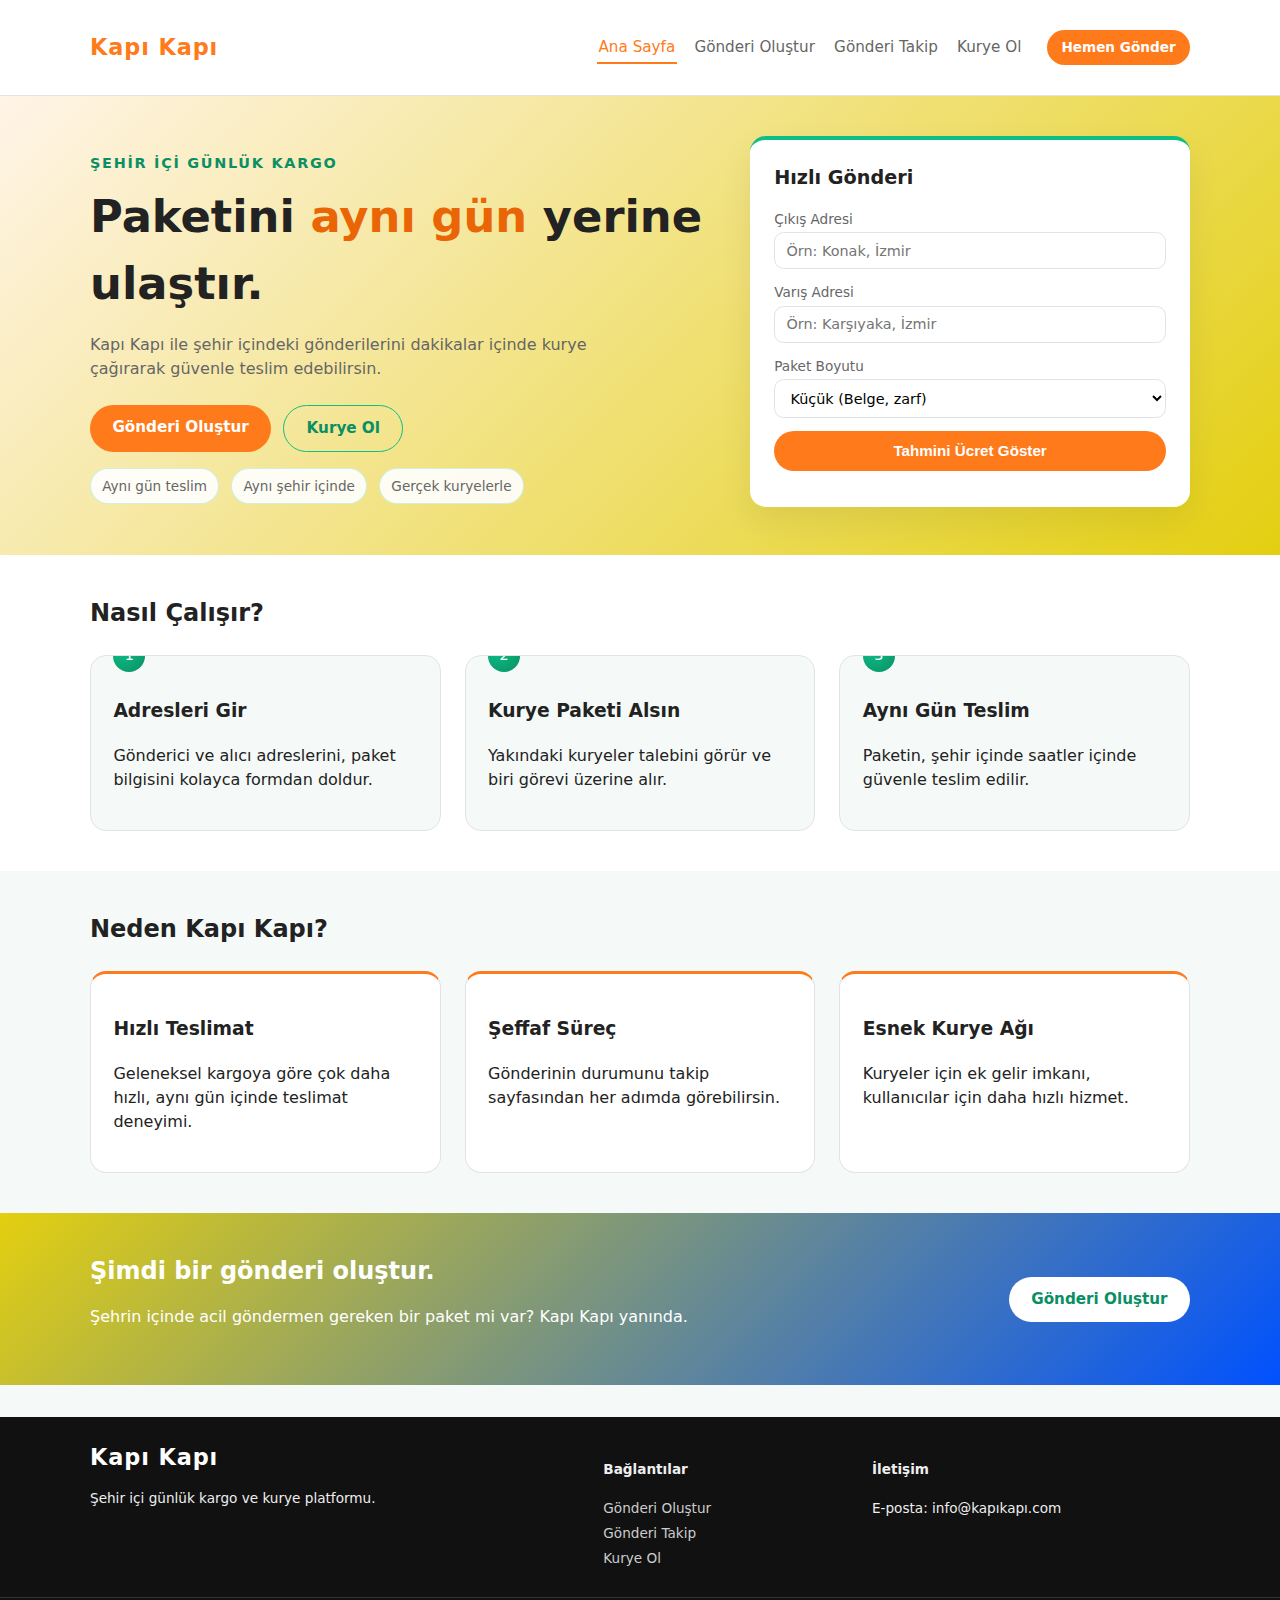
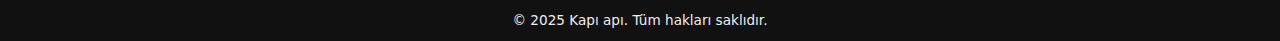
<file: index.html>
<!DOCTYPE html>
<html lang="tr">

<head>
    <link rel="icon" type="image/jpg" href="favicon.webp">
    <meta charset="UTF-8">
    <title>Kapı Kapı </title>
    <meta name="viewport" content="width=device-width, initial-scale=1.0">
    <meta name="description" content="Kapı Kapı ile şehir içi aynı gün kargo ve kurye hizmeti.">
    <link rel="stylesheet" href="style.css">
</head>

<body>
    <header class="main-header">
        <div class="container nav">
            <a href="index.html" class="logo-link">
            <h2 class="logo">Kapı Kapı</h2>
            </a>
            <nav class="nav-right">
                <ul class="nav-links">
                    <li><a href="index.html" class="active">Ana Sayfa</a></li>
                    <li><a href="send.html">Gönderi Oluştur</a></li>
                    <li><a href="track.html">Gönderi Takip</a></li>
                    <li><a href="courier.html">Kurye Ol</a></li>
                </ul>
                <a href="send.html" class="btn btn-small">Hemen Gönder</a>
            </nav>
        </div>
    </header>

    <main>
        <section class="hero">
            <div class="container hero-grid">
                <div class="hero-text">
                    <p class="tagline">Şehir içi günlük kargo</p>
                    <h1>Paketini <span>aynı gün</span> yerine ulaştır.</h1>
                    <p class="hero-desc">
                        Kapı Kapı ile şehir içindeki gönderilerini dakikalar içinde kurye çağırarak güvenle teslim
                        edebilirsin.
                    </p>
                    <div class="hero-actions">
                        <a href="send.html" class="btn">Gönderi Oluştur</a>
                        <a href="courier.html" class="btn btn-outline">Kurye Ol</a>
                    </div>
                    <div class="hero-meta">
                        <span> Aynı gün teslim</span>
                        <span> Aynı şehir içinde</span>
                        <span> Gerçek kuryelerle</span>
                    </div>
                </div>

                <div class="hero-card">
                    <h2>Hızlı Gönderi</h2>
                    <form class="mini-form">
                        <label>
                            Çıkış Adresi
                            <input type="text" placeholder="Örn: Konak, İzmir">
                        </label>
                        <label>
                            Varış Adresi
                            <input type="text" placeholder="Örn: Karşıyaka, İzmir">
                        </label>
                        <label>
                            Paket Boyutu
                            <select>
                                <option>Küçük (Belge, zarf)</option>
                                <option>Orta (Kutu, hediye)</option>
                                <option>Büyük (Çanta, koli)</option>
                            </select>
                        </label>
                        <button type="button" class="btn btn-block">Tahmini Ücret Göster</button>
                        <p class="mini-form-note"></p>
                    </form>
                </div>
            </div>
        </section>
        <section class="steps">
            <div class="container">
                <h2>Nasıl Çalışır?</h2>
                <div class="steps-grid">
                    <div class="step-card">
                        <div class="step-badge">1</div>
                        <h3>Adresleri Gir</h3>
                        <p>Gönderici ve alıcı adreslerini, paket bilgisini kolayca formdan doldur.</p>
                    </div>
                    <div class="step-card">
                        <div class="step-badge">2</div>
                        <h3>Kurye Paketi Alsın</h3>
                        <p>Yakındaki kuryeler talebini görür ve biri görevi üzerine alır.</p>
                    </div>
                    <div class="step-card">
                        <div class="step-badge">3</div>
                        <h3>Aynı Gün Teslim</h3>
                        <p>Paketin, şehir içinde saatler içinde güvenle teslim edilir.</p>
                    </div>
                </div>
            </div>
        </section>
        <section class="features">
            <div class="container">
                <h2>Neden Kapı Kapı?</h2>
                <div class="features-grid">
                    <article class="feature-card">
                        <h3>Hızlı Teslimat</h3>
                        <p>Geleneksel kargoya göre çok daha hızlı, aynı gün içinde teslimat deneyimi.</p>
                    </article>
                    <article class="feature-card">
                        <h3>Şeffaf Süreç</h3>
                        <p>Gönderinin durumunu takip sayfasından her adımda görebilirsin.</p>
                    </article>
                    <article class="feature-card">
                        <h3>Esnek Kurye Ağı</h3>
                        <p>Kuryeler için ek gelir imkanı, kullanıcılar için daha hızlı hizmet.</p>
                    </article>
                </div>
            </div>
        </section>
        <section class="cta">
            <div class="container cta-inner">
                <div>
                    <h2>Şimdi bir gönderi oluştur.</h2>
                    <p>Şehrin içinde acil göndermen gereken bir paket mi var? Kapı Kapı yanında.</p>
                </div>
                <a href="send.html" class="btn btn-light">Gönderi Oluştur</a>
            </div>
        </section>
    </main>

    <footer class="site-footer">
        <div class="container footer-grid">
            <div>
                <div class="logo footer-logo">Kapı Kapı</div>
                <p>Şehir içi günlük kargo ve kurye platformu.</p>
            </div>
            <div>
                <h4>Bağlantılar</h4>
                <ul class="footer-links">
                    <li><a href="send.html">Gönderi Oluştur</a></li>
                    <li><a href="track.html">Gönderi Takip</a></li>
                    <li><a href="courier.html">Kurye Ol</a></li>
                </ul>
            </div>
            <div>
                <h4>İletişim</h4>
                <p>E-posta: info@kapıkapı.com</p>
            </div>
        </div>
        <div class="footer-bottom">
            © 2025 Kapı apı. Tüm hakları saklıdır.
        </div>
    </footer>
</body>

</html>
</file>
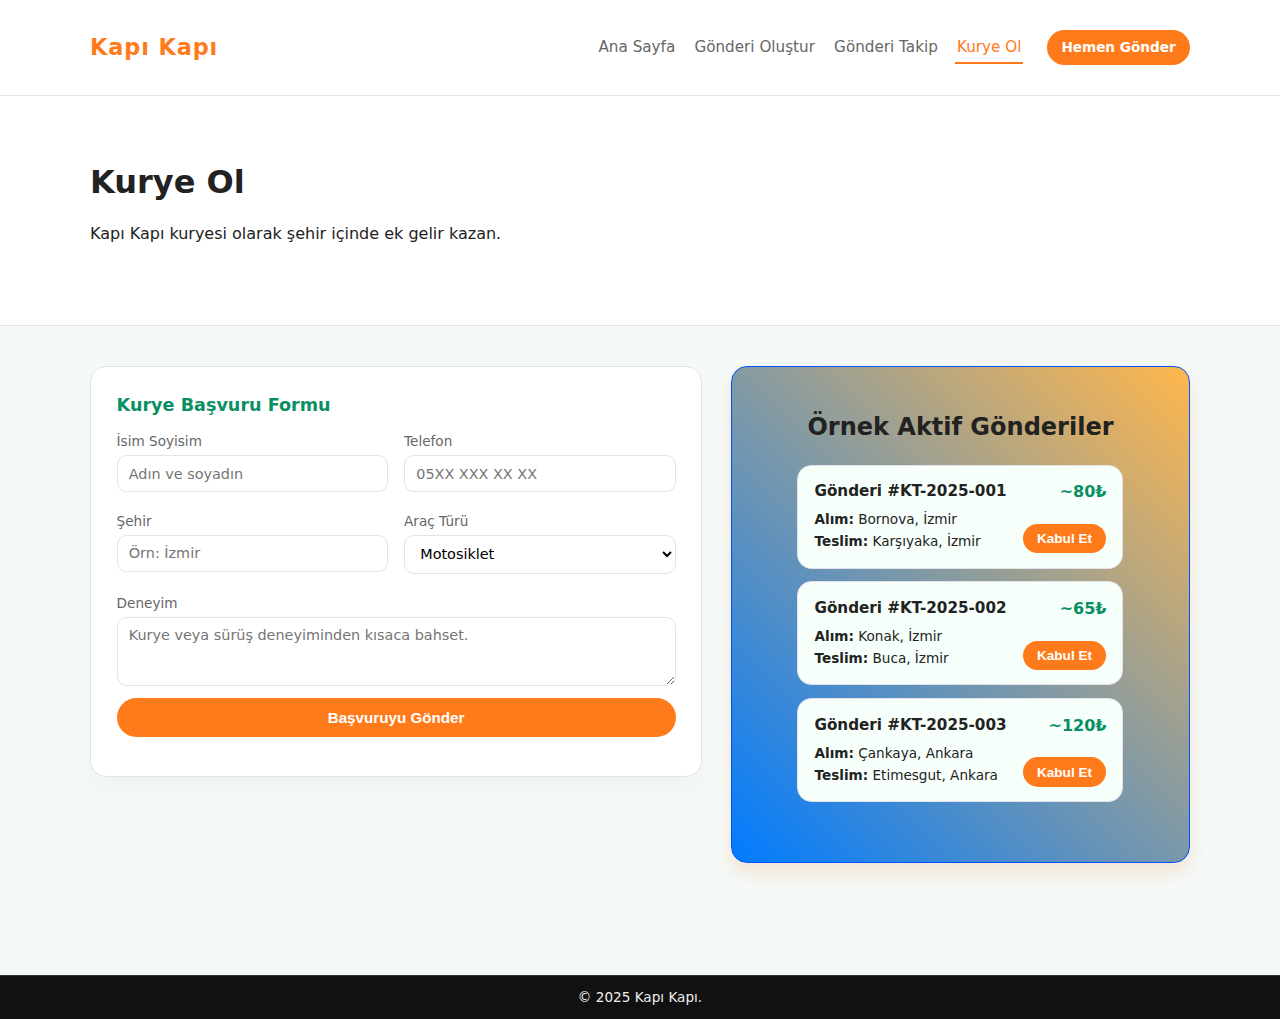
<file: courier.html>
<!DOCTYPE html>
<html lang="tr">

<head>
    <link rel="icon" type="image/jpg" href="favicon.webp">
    <meta charset="UTF-8">
    <title>Kapı Kapı</title>
    <meta name="viewport" content="width=device-width, initial-scale=1.0">
    <link rel="stylesheet" href="style.css">
</head>

<body>
    <header class="main-header">
        <div class="container nav">
            <a href="index.html" class="logo-link">
            <h2 class="logo">Kapı Kapı</h2>
            <nav class="nav-right">
                <ul class="nav-links">
                    <li><a href="index.html">Ana Sayfa</a></li>
                    <li><a href="send.html">Gönderi Oluştur</a></li>
                    <li><a href="track.html">Gönderi Takip</a></li>
                    <li><a href="courier.html" class="active">Kurye Ol</a></li>
                </ul>
                <a href="send.html" class="btn btn-small">Hemen Gönder</a>
            </nav>
        </div>
    </header>

    <main class="page-main">
        <section class="page-header">
            <div class="container">
                <h1>Kurye Ol</h1>
                <p>Kapı Kapı kuryesi olarak şehir içinde ek gelir kazan.</p>
            </div>
        </section>

        <section class="form-section">
            <div class="container courier-layout">
                <form class="main-form">
                    <h2>Kurye Başvuru Formu</h2>
                    <div class="form-grid">
                        <label>
                            İsim Soyisim
                            <input type="text" placeholder="Adın ve soyadın">
                        </label>
                        <label>
                            Telefon
                            <input type="tel" placeholder="05XX XXX XX XX">
                        </label>
                    </div>
                    <div class="form-grid">
                        <label>
                            Şehir
                            <input type="text" placeholder="Örn: İzmir">
                        </label>
                        <label>
                            Araç Türü
                            <select>
                                <option>Motosiklet</option>
                                <option>Bisiklet</option>
                                <option>Araba</option>
                                <option>Yaya</option>
                            </select>
                        </label>
                    </div>
                    <label>
                        Deneyim
                        <textarea rows="3" placeholder="Kurye veya sürüş deneyiminden kısaca bahset."></textarea>
                    </label>
                    <button type="submit" class="btn btn-block">Başvuruyu Gönder</button>
                    <p class="form-note"></p>
                </form>

                <div class="courier-jobs">
                    <h2>Örnek Aktif Gönderiler</h2>
                    <div class="job-card">
                        <div class="job-main">
                            <h3>Gönderi #KT-2025-001</h3>
                            <p><strong>Alım:</strong> Bornova, İzmir</p>
                            <p><strong>Teslim:</strong> Karşıyaka, İzmir</p>
                        </div>
                        <div class="job-side">
                            <p class="job-price">~80₺</p>
                            <button class="btn btn-small">Kabul Et</button>
                        </div>
                    </div>

                    <div class="job-card">
                        <div class="job-main">
                            <h3>Gönderi #KT-2025-002</h3>
                            <p><strong>Alım:</strong> Konak, İzmir</p>
                            <p><strong>Teslim:</strong> Buca, İzmir</p>
                        </div>
                        <div class="job-side">
                            <p class="job-price">~65₺</p>
                            <button class="btn btn-small">Kabul Et</button>
                        </div>
                    </div>

                    <div class="job-card">
                        <div class="job-main">
                            <h3>Gönderi #KT-2025-003</h3>
                            <p><strong>Alım:</strong> Çankaya, Ankara</p>
                            <p><strong>Teslim:</strong> Etimesgut, Ankara</p>
                        </div>
                        <div class="job-side">
                            <p class="job-price">~120₺</p>
                            <button class="btn btn-small">Kabul Et</button>
                        </div>
                    </div>

                    <p class="small">

                    </p>
                </div>
            </div>
        </section>
    </main>

    <footer class="site-footer">
        <div class="footer-bottom">
            © 2025 Kapı Kapı.
        </div>
    </footer>
</body>

</html>
</file>
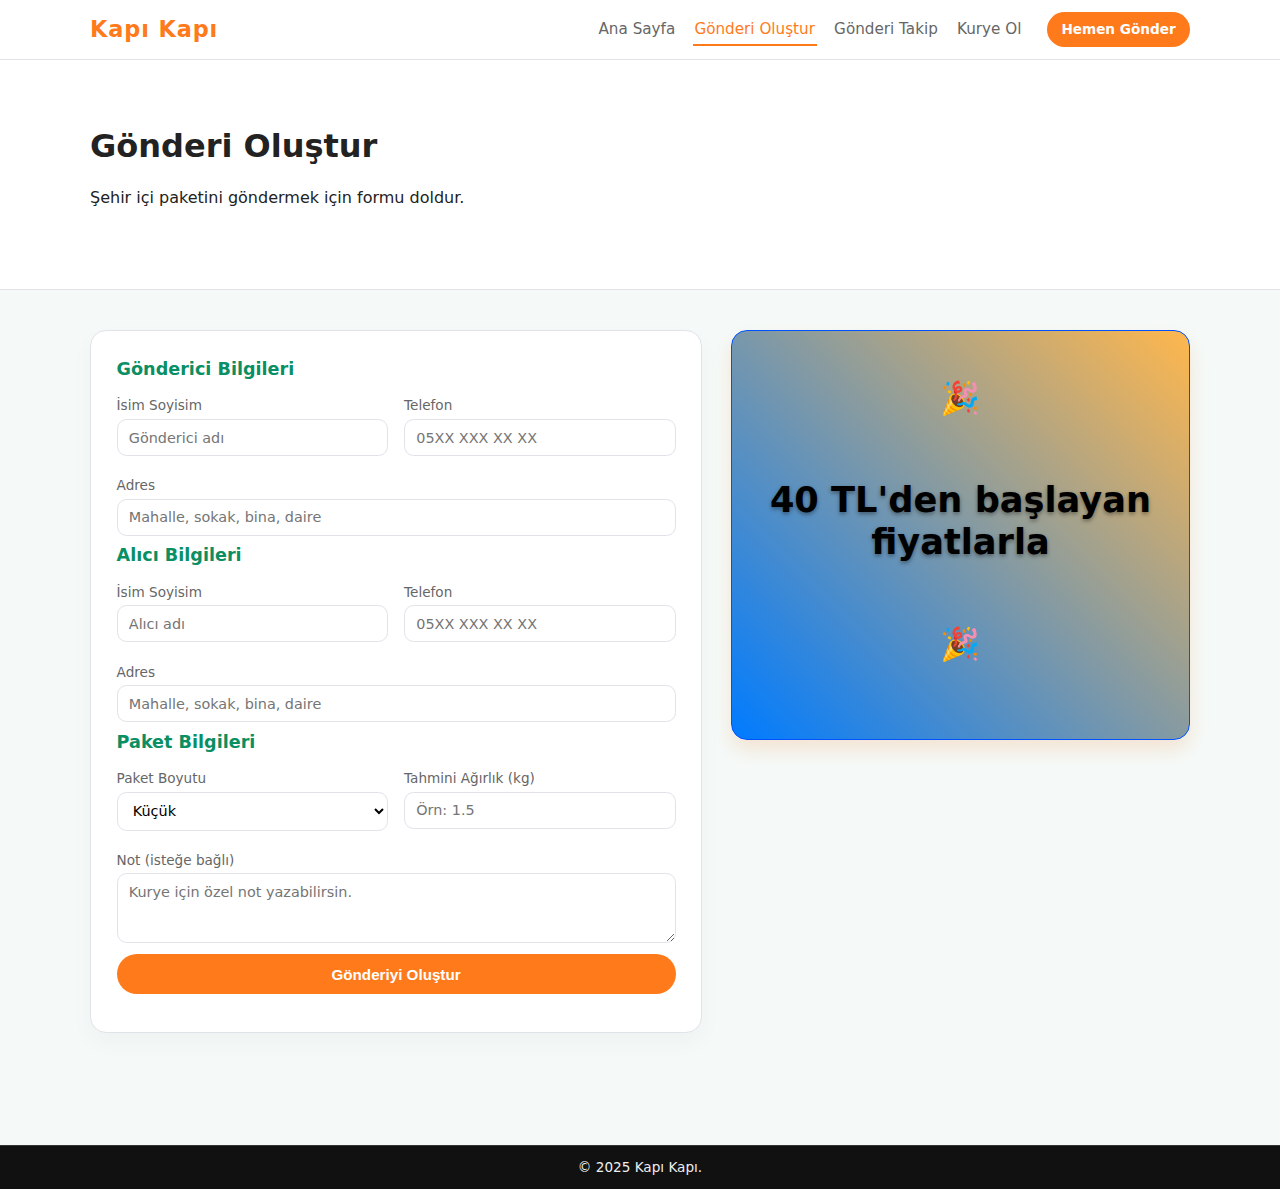
<file: send.html>
<!DOCTYPE html>
<html lang="tr">

<head>
    <link rel="icon" type="image/jpg" href="favicon.webp">
    <meta charset="UTF-8">
    <title>Kapı Kapı</title>
    <meta name="viewport" content="width=device-width, initial-scale=1.0">
    <link rel="stylesheet" href="style.css">
</head>

<body>
    <header class="main-header">
        <div class="container nav">
            <a href="index.html" class="logo-link">
                <div class="logo">Kapı Kapı</div>
            </a>
            <nav class="nav-right">
                <ul class="nav-links">
                    <li><a href="index.html">Ana Sayfa</a></li>
                    <li><a href="send.html" class="active">Gönderi Oluştur</a></li>
                    <li><a href="track.html">Gönderi Takip</a></li>
                    <li><a href="courier.html">Kurye Ol</a></li>
                </ul>
                <a href="send.html" class="btn btn-small">Hemen Gönder</a>
            </nav>
        </div>
    </header>

    <main class="page-main">
        <section class="page-header">
            <div class="container">
                <h1>Gönderi Oluştur</h1>
                <p>Şehir içi paketini göndermek için formu doldur.</p>
            </div>
        </section>

        <section class="form-section">
            <div class="container form-layout">
                <form class="main-form">
                    <h2>Gönderici Bilgileri</h2>
                    <div class="form-grid">
                        <label>
                            İsim Soyisim
                            <input type="text" placeholder="Gönderici adı">
                        </label>
                        <label>
                            Telefon
                            <input type="tel" placeholder="05XX XXX XX XX">
                        </label>
                    </div>
                    <label>
                        Adres
                        <input type="text" placeholder="Mahalle, sokak, bina, daire">
                    </label>

                    <h2>Alıcı Bilgileri</h2>
                    <div class="form-grid">
                        <label>
                            İsim Soyisim
                            <input type="text" placeholder="Alıcı adı">
                        </label>
                        <label>
                            Telefon
                            <input type="tel" placeholder="05XX XXX XX XX">
                        </label>
                    </div>
                    <label>
                        Adres
                        <input type="text" placeholder="Mahalle, sokak, bina, daire">
                    </label>

                    <h2>Paket Bilgileri</h2>
                    <div class="form-grid">
                        <label>
                            Paket Boyutu
                            <select>
                                <option>Küçük</option>
                                <option>Orta</option>
                                <option>Büyük</option>
                            </select>
                        </label>
                        <label>
                            Tahmini Ağırlık (kg)
                            <input type="number" step="0.1" placeholder="Örn: 1.5">
                        </label>
                    </div>

                    <label>
                        Not (isteğe bağlı)
                        <textarea rows="3" placeholder="Kurye için özel not yazabilirsin."></textarea>
                    </label>

                    <button type="submit" class="btn btn-block">Gönderiyi Oluştur</button>
                    <p class="form-note"></p>
                </form>

                <aside class="side-box">
                    <h1>🎉</h1>
                    <p class="fiyat-etiket" style="color: black;">40 TL'den başlayan fiyatlarla</p>
                    <h1>🎉</h1>
       <!--              <p>Gerçek bir sistemde, adresler ve mesafe bilgisine göre burada tahmini ücret gösterilir.</p> -->
                    <p class="small"></p>
                </aside>
            </div>
        </section>
    </main>

    <footer class="site-footer">
        <div class="footer-bottom">
            © 2025 Kapı Kapı.
        </div>
    </footer>
</body>

</html>
</file>
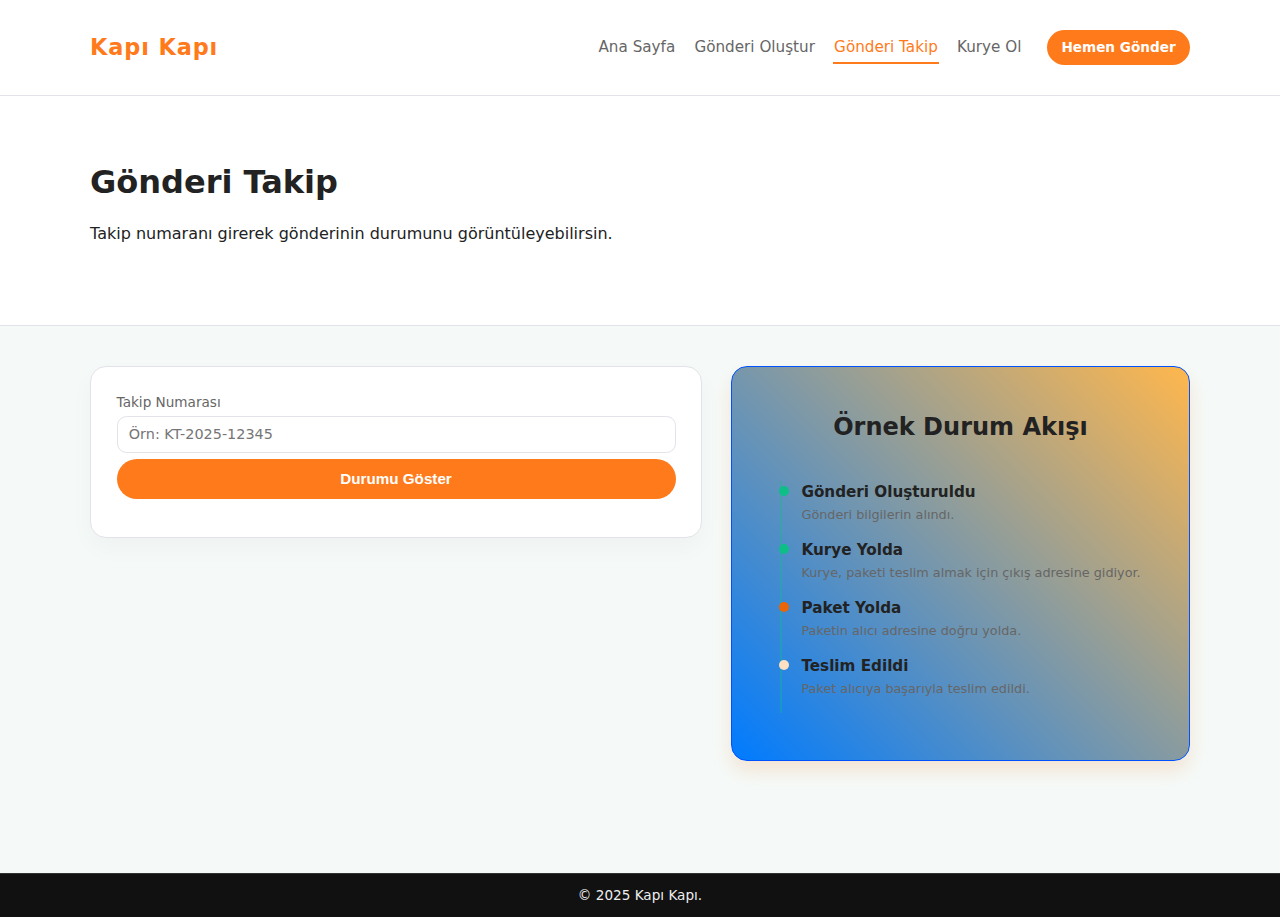
<file: track.html>
<!DOCTYPE html>
<html lang="tr">

<head>
    <link rel="icon" type="image/jpg" href="favicon.webp">
    <meta charset="UTF-8">
    <title>Kapı Kapı</title>
    <meta name="viewport" content="width=device-width, initial-scale=1.0">
    <link rel="stylesheet" href="style.css">
</head>

<body>
    <header class="main-header">
        <div class="container nav">
            <a href="index.html" class="logo-link">
        <h2 class="logo">Kapı Kapı</h2>
        </a>
            <nav class="nav-right">
                <ul class="nav-links">
                    <li><a href="index.html">Ana Sayfa</a></li>
                    <li><a href="send.html">Gönderi Oluştur</a></li>
                    <li><a href="track.html" class="active">Gönderi Takip</a></li>
                    <li><a href="courier.html">Kurye Ol</a></li>
                </ul>
                <a href="send.html" class="btn btn-small">Hemen Gönder</a>
            </nav>
        </div>
    </header>

    <main class="page-main">
        <section class="page-header">
            <div class="container">
                <h1>Gönderi Takip</h1>
                <p>Takip numaranı girerek gönderinin durumunu görüntüleyebilirsin.</p>
            </div>
        </section>

        <section class="form-section">
            <div class="container track-layout">
                <form class="main-form">
                    <label>
                        Takip Numarası
                        <input type="text" placeholder="Örn: KT-2025-12345">
                    </label>
                    <button type="button" class="btn btn-block">Durumu Göster</button>
                    <p class="form-note">
                    </p>
                </form>

                <div class="status-box">
                    <h2>Örnek Durum Akışı</h2>
                    <div class="status-steps">
                        <div class="status-step done">
                            <div class="dot"></div>
                            <div>
                                <h3>Gönderi Oluşturuldu</h3>
                                <p>Gönderi bilgilerin alındı.</p>
                            </div>
                        </div>
                        <div class="status-step done">
                            <div class="dot"></div>
                            <div>
                                <h3>Kurye Yolda</h3>
                                <p>Kurye, paketi teslim almak için çıkış adresine gidiyor.</p>
                            </div>
                        </div>
                        <div class="status-step current">
                            <div class="dot"></div>
                            <div>
                                <h3>Paket Yolda</h3>
                                <p>Paketin alıcı adresine doğru yolda.</p>
                            </div>
                        </div>
                        <div class="status-step">
                            <div class="dot"></div>
                            <div>
                                <h3>Teslim Edildi</h3>
                                <p>Paket alıcıya başarıyla teslim edildi.</p>
                            </div>
                        </div>
                    </div>
                    <p class="small"></p>
                </div>
            </div>
        </section>
    </main>

    <footer class="site-footer">
        <div class="footer-bottom">
            © 2025 Kapı Kapı.
        </div>
    </footer>
</body>

</html>
</file>
<file: style.css>
/* Genel ayarlar */
*,
*::before,
*::after {
    box-sizing: border-box;
}

:root {
    --orange: #ff7a1a;
    --orange-dark: #e96505;
    --green-light: #76d615;
    --red : #c94e2e;
    --orrrange:#FFB74D;

    --green: #0dbf87;
    --green-dark: #0a8f64;
    --blue: #007bff;
    --blue-light: #4facfe;
    --blue-dark: #0051ff;
    --yellow: #e3cf10;
    --softer-orange: #FF9800;
    
    --bg: #f5faf8;
    --text: #222222;
    --muted: #666666;
    --border: #e2e2ea;
    --white: #ffffff;

    --soft-orange: #fff4e8;
    --soft-green: #e9fff5;
}

body {
    margin: 0;
    font-family: system-ui, -apple-system, BlinkMacSystemFont, "Segoe UI", sans-serif;
    color: var(--text);
    background-color: var(--bg);
    line-height: 1.5;
}

/* Genel container */
.container {
    width: min(1100px, 100% - 2rem);
    margin: 0 auto;
}

/* Header / Navbar */
.main-header {
    background-color: var(--white);
    border-bottom: 1px solid var(--border);
    position: sticky;
    top: 0;
    z-index: 10;
}
a{
    text-decoration: none;
}

.nav {
    display: flex;
    align-items: center;
    justify-content: space-between;
    padding-block: 0.75rem;
    gap: 1rem;
}

.logo {
    font-weight: 800;
    font-size: 1.4rem;
    letter-spacing: 0.04em;
    color: var(--orange);
}

.nav-right {
    display: flex;
    align-items: center;
    gap: 1.5rem;
}

.nav-links {
    list-style: none;
    display: flex;
    gap: 1rem;
    padding: 0;
    margin: 0;
    font-size: 0.95rem;
}

.nav-links a {
    text-decoration: none;
    color: var(--muted);
    padding: 0.35rem 0.1rem;
    border-bottom: 2px solid transparent;
}

.nav-links a:hover {
    color: var(--green-dark);
}

.nav-links a.active {
    color: var(--orange);
    border-bottom-color: var(--orange);
}

/* Butonlar */
.btn {
    display: inline-block;
    border: none;
    padding: 0.7rem 1.4rem;
    border-radius: 999px;
    background-color: var(--orange);
    color: var(--white);
    font-weight: 600;
    font-size: 0.95rem;
    text-decoration: none;
    cursor: pointer;
    text-align: center;
    transition: background-color 0.15s ease, transform 0.1s ease, box-shadow 0.15s ease;
}

.btn:hover {
    background-color: var(--orange-dark);
    box-shadow: 0 6px 18px rgba(233, 101, 5, 0.25);
    transform: translateY(-1px);
}

.btn:active {
    transform: translateY(0);
    box-shadow: none;
}

/* İkincil buton: yeşil */
.btn-outline {
    background-color: transparent;
    color: var(--green-dark);
    border: 1px solid var(--green);
}

.btn-outline:hover {
    background-color: rgba(13, 191, 135, 0.06);
}

/* Açık (cta) buton */
.btn-light {
    background-color: var(--white);
    color: var(--green-dark);
}

.btn-light:hover {
    background-color: #dffcf0;
}

.btn-small {
    font-size: 0.85rem;
    padding: 0.45rem 0.9rem;
}

.btn-block {
    width: 100%;
}

/* HERO */
.hero {
    padding: 2.5rem 0 3rem;
    background: linear-gradient(135deg, var(--soft-orange), var(--yellow));
}

.hero-grid {
    display: grid;
    grid-template-columns: minmax(0, 2fr) minmax(0, 1.4fr);
    gap: 2rem;
    align-items: center;
}

.tagline {
    font-size: 0.9rem;
    text-transform: uppercase;
    letter-spacing: 0.12em;
    color: var(--green-dark);
    font-weight: 700;
    margin-bottom: 0.5rem;
}

.hero h1 {
    font-size: clamp(2.1rem, 4vw, 2.8rem);
    margin: 0 0 0.75rem;
}

.hero h1 span {
    color: var(--orange-dark);
}

.hero-desc {
    max-width: 34rem;
    color: var(--muted);
    margin-bottom: 1.5rem;
}

.hero-actions {
    display: flex;
    flex-wrap: wrap;
    gap: 0.75rem;
    margin-bottom: 1rem;
}

.hero-meta {
    display: flex;
    flex-wrap: wrap;
    gap: 0.75rem;
    font-size: 0.85rem;
    color: var(--muted);
}

.hero-meta span {
    background-color: rgba(255, 255, 255, 0.9);
    padding: 0.4rem 0.7rem;
    border-radius: 999px;
    border: 1px solid rgba(13, 191, 135, 0.2);
}

/* Hero kart */
.hero-card {
    background-color: var(--white);
    border-radius: 1rem;
    padding: 1.5rem;
    box-shadow: 0 15px 35px rgba(0, 0, 0, 0.07);
    border-top: 4px solid var(--green);
}

.hero-card h2 {
    margin-top: 0;
    margin-bottom: 1rem;
    font-size: 1.2rem;
}

/* Form genel */
label {
    display: block;
    font-size: 0.85rem;
    margin-bottom: 0.4rem;
    color: var(--muted);
}

input,
select,
textarea {
    width: 100%;
    padding: 0.6rem 0.7rem;
    border-radius: 0.6rem;
    border: 1px solid var(--border);
    font-size: 0.9rem;
    margin-top: 0.2rem;
    font-family: inherit;
    background-color: var(--white);
}

input:focus,
select:focus,
textarea:focus {
    outline: 2px solid rgba(13, 191, 135, 0.35);
    border-color: var(--green);
}

textarea {
    resize: vertical;
}

.mini-form label {
    margin-bottom: 0.8rem;
}

.mini-form-note {
    font-size: 0.75rem;
    color: var(--muted);
    margin-top: 0.6rem;
}

/* Bölümler */
.steps,
.features,
.form-section,
.page-header,
.cta {
    padding: 2.5rem 0;
}

.page-main {
    padding-bottom: 2.5rem;
}

/* Başlıklar */
.steps h2,
.features h2,
.page-header h1,
.cta h2 {
    margin-top: 0;
    margin-bottom: 1rem;
}

/* Steps */
.steps {
    background-color: var(--white);
}

.steps-grid {
    display: grid;
    grid-template-columns: repeat(3, minmax(0, 1fr));
    gap: 1.5rem;
    margin-top: 1.5rem;
}

.step-card {
    background-color: var(--bg);
    border-radius: 1rem;
    padding: 1.4rem;
    border: 1px solid var(--border);
    position: relative;
    overflow: hidden;
}

.step-card::after {
    content: "";
    position: absolute;
    inset: 0;
    background: linear-gradient(135deg, rgba(255, 122, 26, 0.06), rgba(13, 191, 135, 0.06));
    opacity: 0;
    transition: opacity 0.15s ease;
    pointer-events: none;
}

.step-card:hover::after {
    opacity: 1;
}

.step-badge {
    width: 32px;
    height: 32px;
    border-radius: 999px;
    background: radial-gradient(circle at 30% 30%, var(--green), var(--green-dark));
    color: var(--white);
    font-size: 0.9rem;
    display: flex;
    align-items: center;
    justify-content: center;
    position: absolute;
    top: -16px;
    left: 1.4rem;
}

/* Features */
.features {
    background-color: var(--bg);
}

.features-grid {
    display: grid;
    grid-template-columns: repeat(3, minmax(0, 1fr));
    gap: 1.5rem;
    margin-top: 1.5rem;
}

.feature-card {
    background-color: var(--white);
    border-radius: 1rem;
    padding: 1.4rem;
    border: 1px solid var(--border);
    border-top: 3px solid var(--orange);
}

/* CTA */
.cta {
    background: linear-gradient(135deg, var(--yellow), var(--blue-dark));
    color: var(--white);
}

.cta-inner {
    display: flex;
    align-items: center;
    justify-content: space-between;
    gap: 1.5rem;
}

/* Form sayfaları */
.page-header {
    background-color: var(--white);
    border-bottom: 1px solid var(--border);
}

.page-header .container {
    padding: 1.4rem 0;
}

.form-layout,
.track-layout,
.courier-layout {
    display: grid;
    grid-template-columns: minmax(0, 2fr) minmax(0, 1.5fr);
    gap: 1.8rem;
    align-items: flex-start;
}

.main-form {
    background-color: var(--white);
    padding: 1.6rem;
    border-radius: 1rem;
    border: 1px solid var(--border);
    box-shadow: 0 10px 25px rgba(0, 0, 0, 0.03);
}

.main-form h2 {
    margin-top: 0;
    margin-bottom: 0.8rem;
    font-size: 1.1rem;
    color: var(--green-dark);
}

.form-grid {
    display: grid;
    grid-template-columns: repeat(2, minmax(0, 1fr));
    gap: 1rem;
    margin-bottom: 0.8rem;
}

.form-note {
    font-size: 0.78rem;
    color: var(--muted);
    margin-top: 0.8rem;
}

/* Yan kutular - DEĞİŞİKLİKLER UYGULANDI */
.side-box,
.status-box,
.courier-jobs {
    background: linear-gradient(45deg, var(--blue), var(--orrrange)); 
    padding: 1.4rem;
    border-radius: 1rem;
    border: 1px solid var(--border);
    
    min-height: 250px; 

    box-shadow: 0 10px 20px rgba(233, 101, 5, 0.15); 
    border: 1px solid var(--blue-dark);
    
    display: flex;
    flex-direction: column;

    /* YATAY ORTALAMA */
    align-items: center; 

    /* İÇERİĞİ DİKEY ORTALAMA */
    justify-content: center; 
}

/* FİYAT ETİKETİ STİLLERİ (Önceki medyadan çıkartıldı) */
.fiyat-etiket {
    /* Metni BÜYÜTME */
    font-size: 2.2rem; 
    font-weight: 800;
    color: var(--white); 
    text-align: center;
    line-height: 1.2; 
    /* Gölge ekledik */
    text-shadow: 0px 2px 4px rgba(0, 0, 0, 0.4); 
}

/* Fiyat etiketi içindeki simgeler */
.fiyat-etiket i {
    font-size: 1.5rem; 
    display: block;
    margin-bottom: 5px;
    color: var(--yellow);
}

/* Alttaki simge için üst boşluğu ayarlayalım */
.fiyat-etiket i:last-child {
    margin-top: 5px;
    margin-bottom: 0;
}

/* Side Box içindeki küçük yazıyı da beyaz yapalım */
.side-box .small {
    color: var(--white);
    opacity: 0.85; 
    margin-top: 15px;
}

.side-box .price-highlight {
    font-size: 1.5rem;
    font-weight: 800; 
    color: var(--orange-dark); 
    padding: 10px 0; 
    text-align: center; 
    text-transform: uppercase;
    letter-spacing: 1.5px;
    text-shadow: 1px 1px 3px rgba(0, 0, 0, 0.1); 
}

.fake-price-list {
    list-style: none;
    padding: 0;
    margin: 0.7rem 0 0.5rem;
    font-size: 0.9rem;
}

.fake-price-list li {
    margin-bottom: 0.25rem;
}

.small {
    font-size: 0.78rem;
    color: var(--muted);
}

/* Takip adımları */
.status-steps {
    margin-top: 1rem;
    border-left: 2px solid rgba(13, 191, 135, 0.35);
    padding-left: 1.2rem;
}

.status-step {
    display: flex;
    gap: 0.6rem;
    margin-bottom: 0.9rem;
    position: relative;
}

.status-step .dot {
    width: 10px;
    height: 10px;
    border-radius: 999px;
    background-color: #ffe0c0;
    position: absolute;
    left: -1.4rem;
    top: 0.35rem;
}

/* Tamamlanmış adımlar: yeşil, mevcut adım: turuncu */
.status-step.done .dot {
    background-color: var(--green);
}

.status-step.current .dot {
    background-color: var(--orange-dark);
}

.status-step h3 {
    margin: 0 0 0.1rem;
    font-size: 0.95rem;
}

.status-step p {
    margin: 0;
    font-size: 0.8rem;
    color: var(--muted);
}

/* Kurye job kartları */
.job-card {
    display: flex;
    justify-content: space-between;
    gap: 1rem;
    padding: 0.9rem 1rem;
    border-radius: 0.9rem;
    border: 1px solid var(--border);
    margin-bottom: 0.8rem;
    background-color: #f7fffb;
}

.job-main h3 {
    margin: 0 0 0.4rem;
    font-size: 0.95rem;
}

.job-main p {
    margin: 0.1rem 0;
    font-size: 0.85rem;
}

.job-side {
    display: flex;
    flex-direction: column;
    justify-content: space-between;
    align-items: flex-end;
}

.job-price {
    margin: 0;
    font-weight: 700;
    color: var(--green-dark);
}

/* Footer */
.site-footer {
    margin-top: 2rem;
    background-color: #111111;
    color: #eeeeee;
    font-size: 0.85rem;
}

.footer-grid {
    display: grid;
    grid-template-columns: 2fr 1fr 1.3fr;
    gap: 1.5rem;
    padding: 1.5rem 0;
}

.footer-logo {
    color: #ffffff;
    margin-bottom: 0.4rem;
}

.footer-links {
    list-style: none;
    padding: 0;
    margin: 0.2rem 0 0;
}

.footer-links li {
    margin-bottom: 0.3rem;
}

.footer-links a {
    color: #cccccc;
    text-decoration: none;
}

.footer-links a:hover {
    color: var(--green);
}

.footer-bottom {
    border-top: 1px solid #333333;
    text-align: center;
    padding: 0.7rem 1rem;
}

/* Responsive */
@media (max-width: 900px) {

    .hero-grid,
    .steps-grid,
    .features-grid,
    .form-layout,
    .track-layout,
    .courier-layout,
    .footer-grid {
        grid-template-columns: minmax(0, 1fr);
    }

    .nav-right {
        gap: 0.6rem;
    }

    .nav-links {
        display: none;
    }

    .cta-inner {
        flex-direction: column;
        align-items: flex-start;
    }
}

@media (max-width: 600px) {
    .form-grid {
        grid-template-columns: minmax(0, 1fr);
    }

    .hero {
        padding-top: 1.5rem;
    }

    .hero-card {
        margin-top: 1rem;
    }
}
</file>
